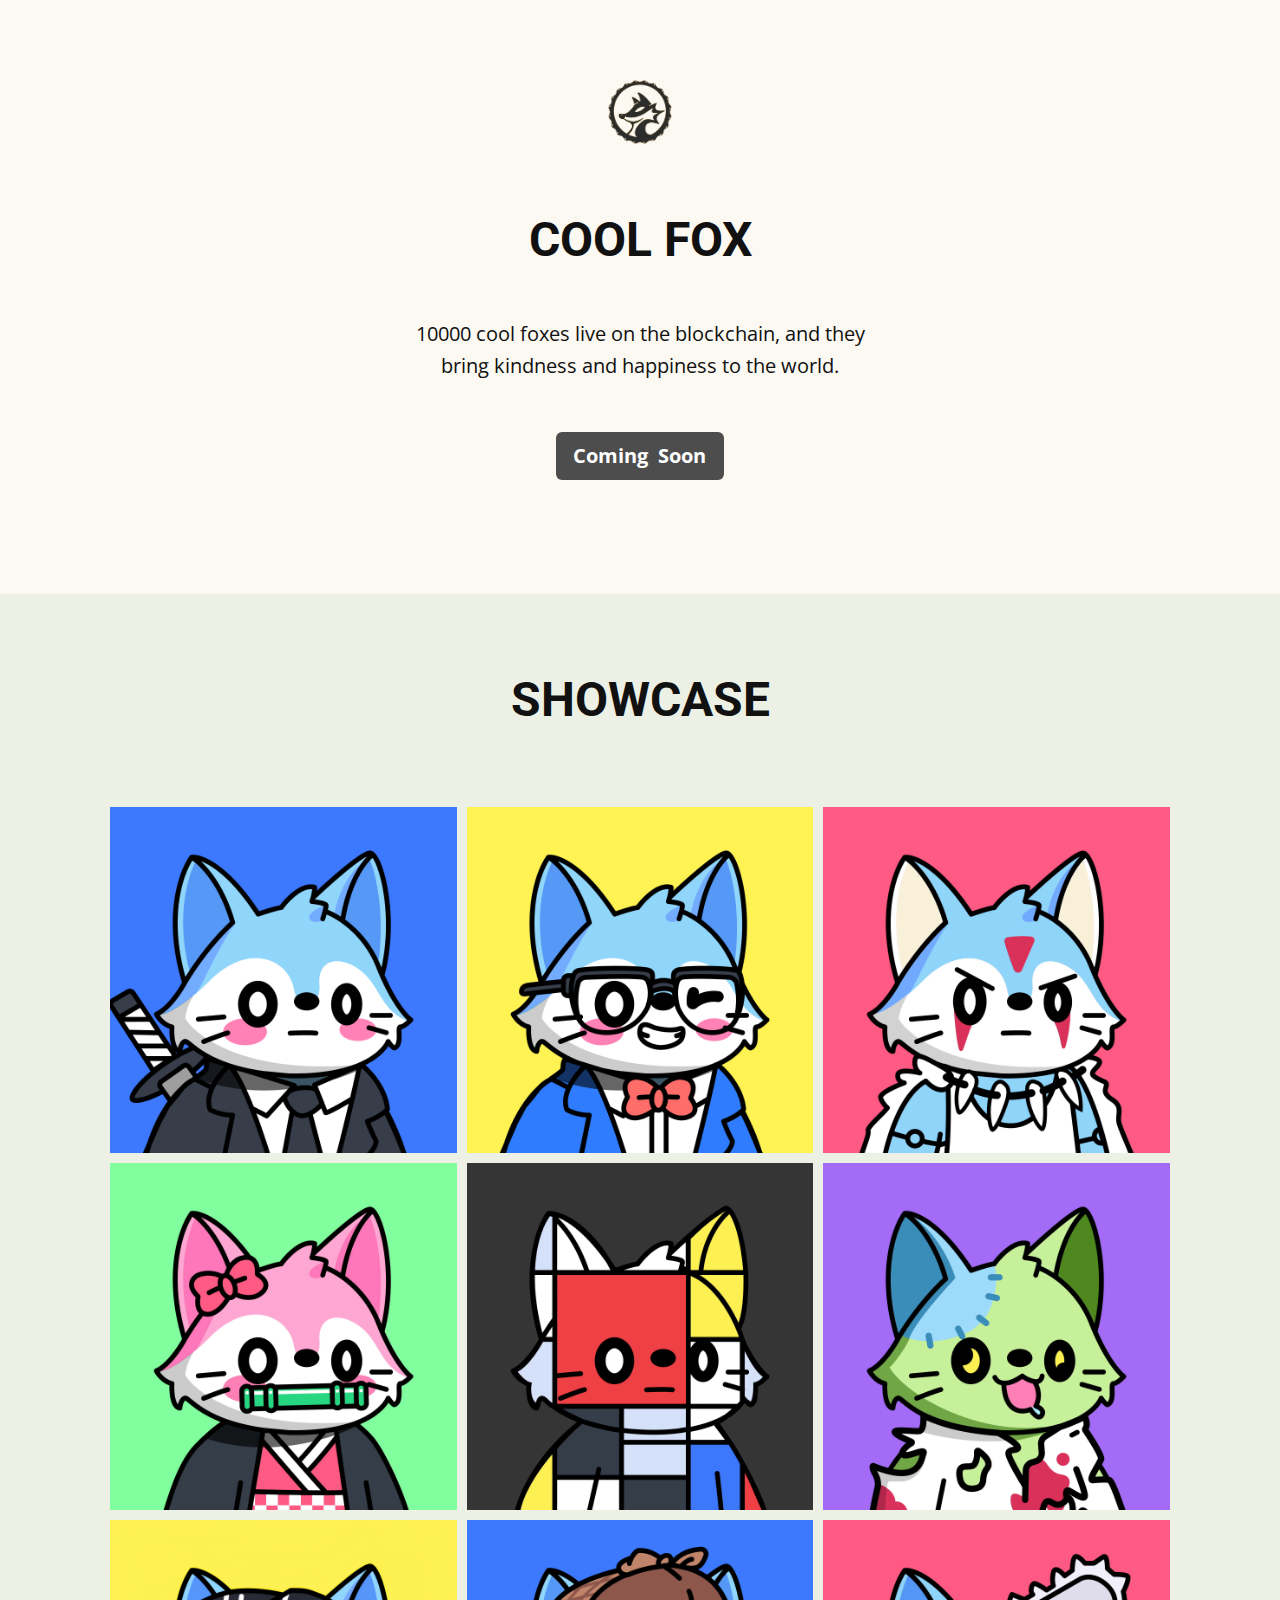
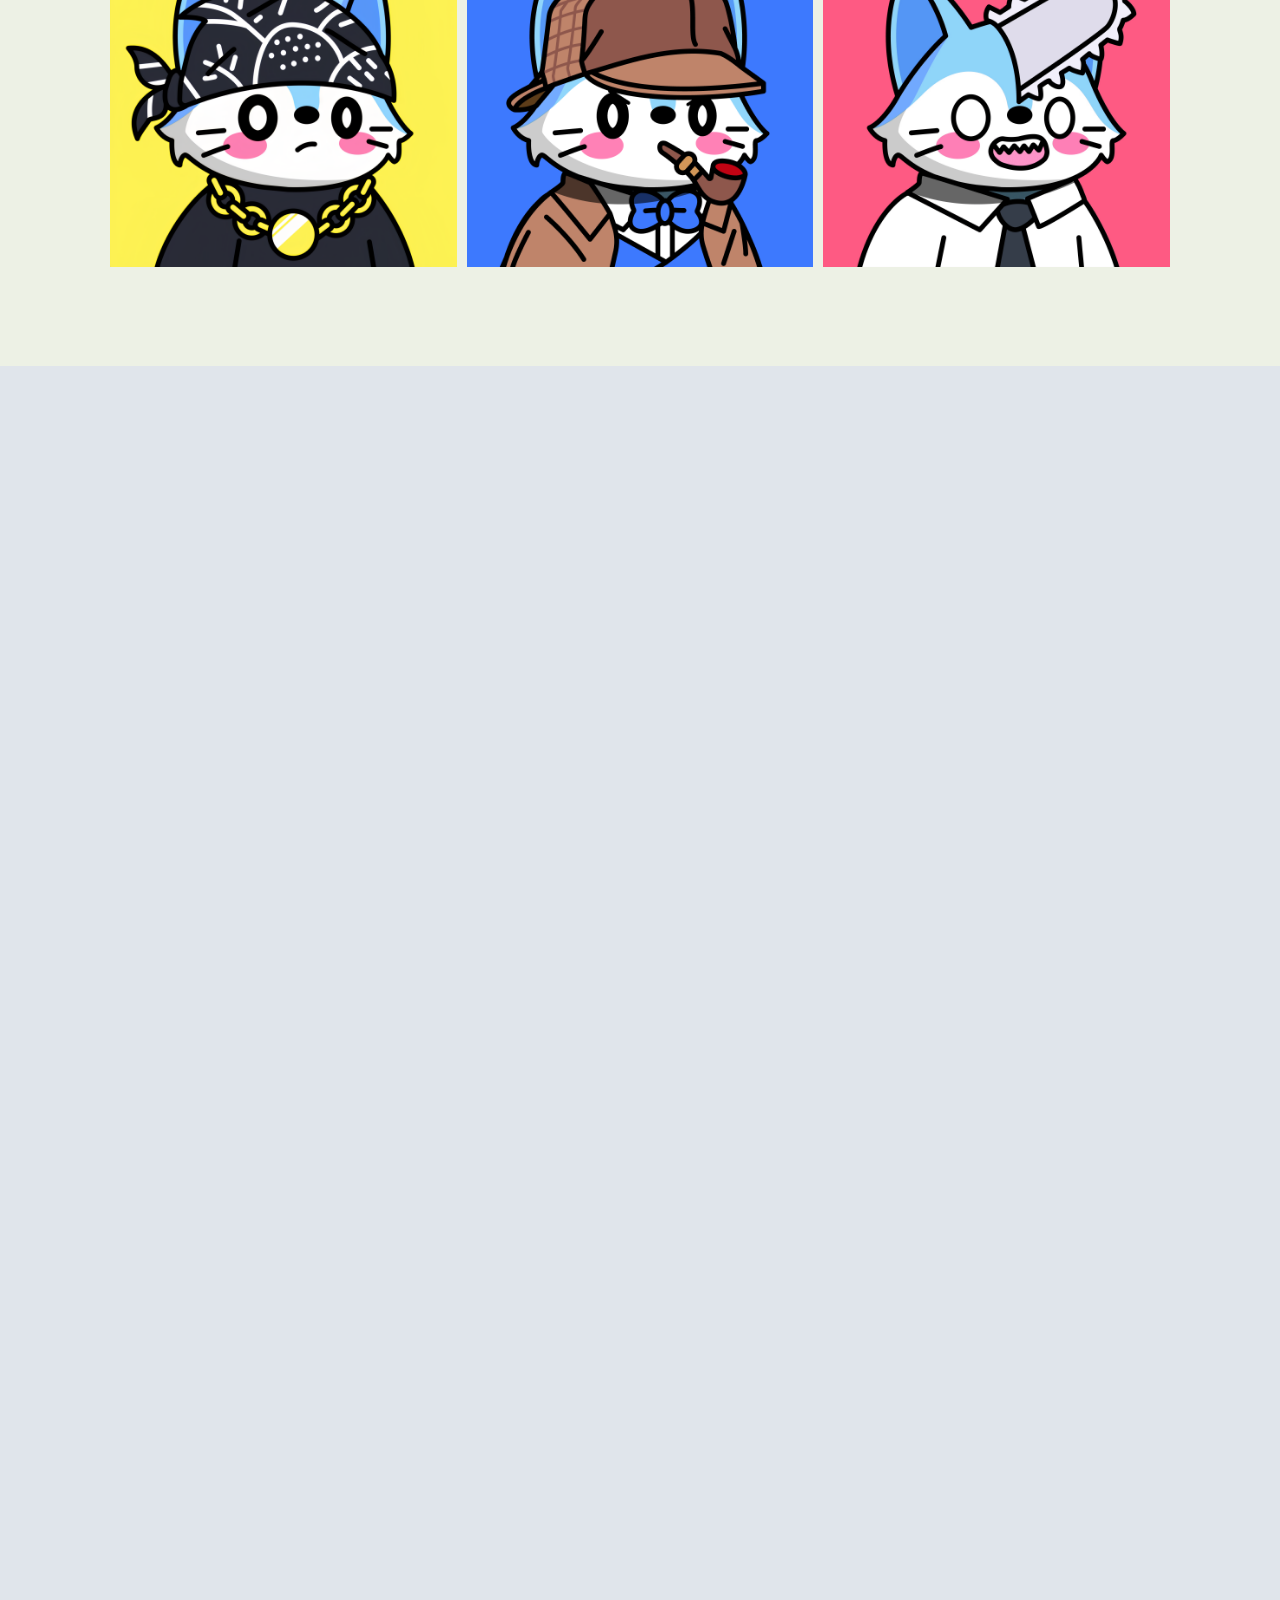
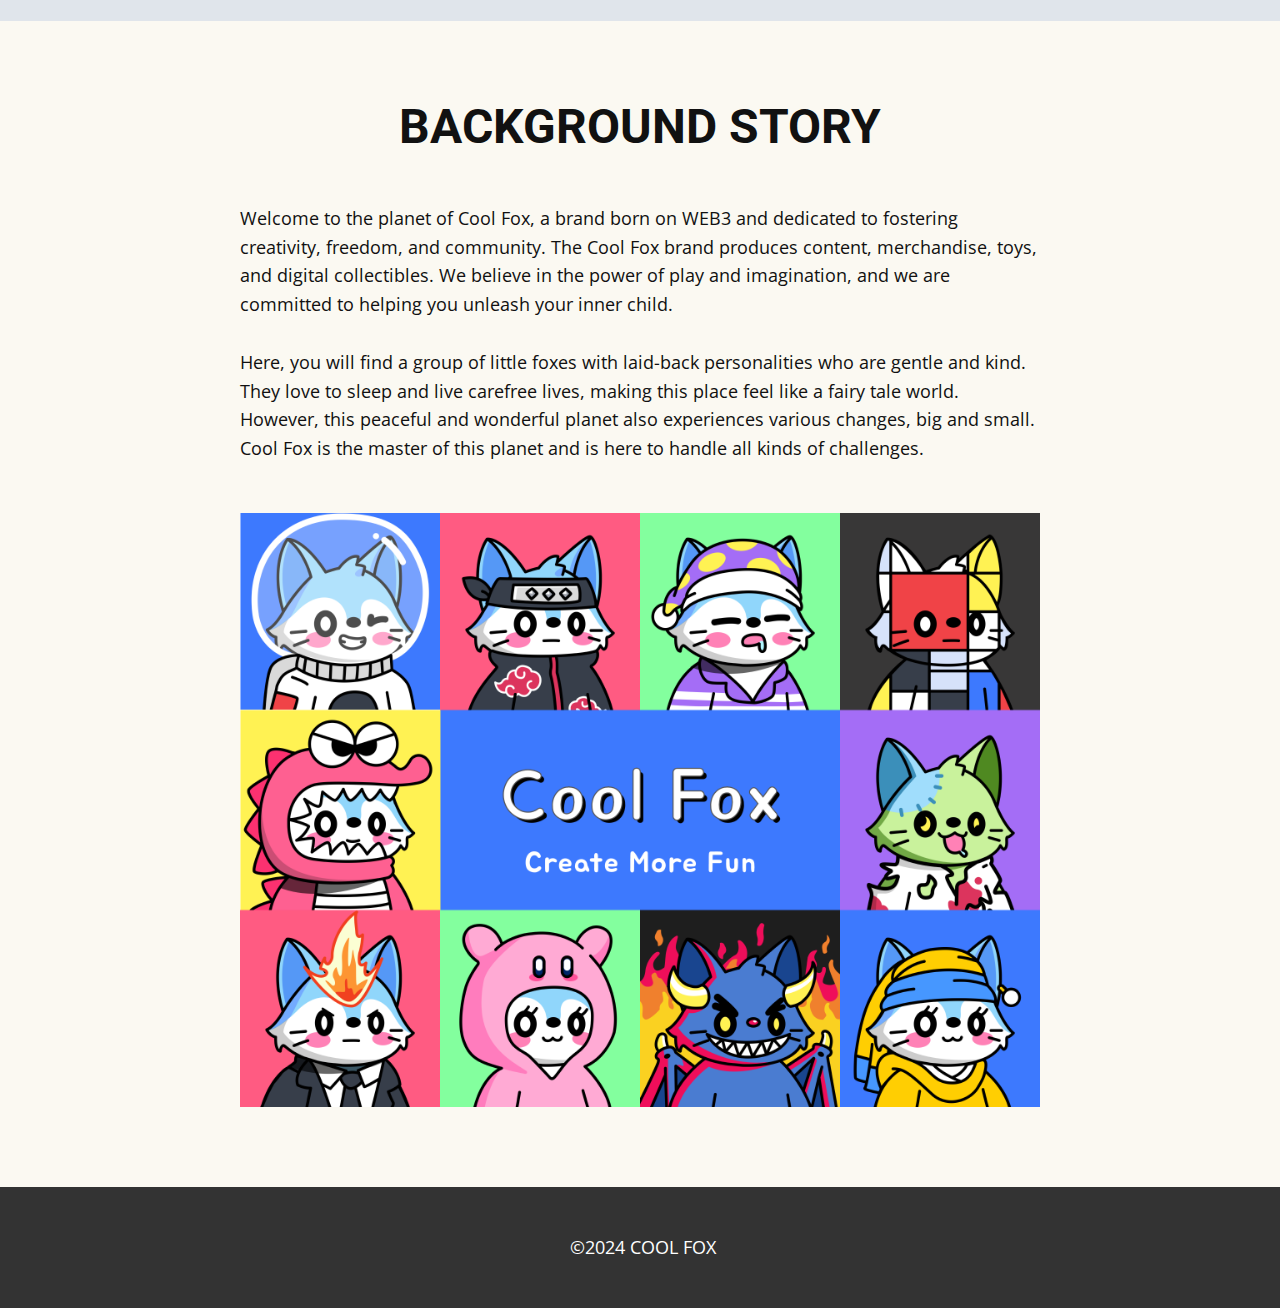
<file: index.html>
<!DOCTYPE html>
<html style="font-size: 16px;" lang="en"><head>
    <meta name="viewport" content="width=device-width, initial-scale=1.0">
    <meta charset="utf-8">
    <meta name="keywords" content="Cool Fox, nft, ton, ton nft">
    <meta name="description" content="CoolFox is a collection of 10,000 delightfully cute foxes. Spreading joy through community, creativity, and fun art! By artist &amp; founder Dafu.">
    <title>Cool Fox</title>
    <link rel="stylesheet" href="nicepage.css" media="screen">
<link rel="stylesheet" href="Cool-Fox.css" media="screen">
    <script class="u-script" type="text/javascript" src="jquery.js" defer=""></script>
    <script class="u-script" type="text/javascript" src="nicepage.js" defer=""></script>
    <meta name="generator" content="Nicepage 6.10.5, nicepage.com">
    <meta property="og:title" content="Cool Fox">
    <meta property="og:description" content="CoolFox is a collection of 10,000 delightfully cute foxes. Spreading joy through community, creativity, and fun art! By artist &amp; founder Dafu.">
    <meta property="og:image" content="images/7d34f7f1-ef9d-44a4-a8ed-9dc2564cb1c1_.png">
    <link rel="icon" href="images/favicon.png">
    <link id="u-theme-google-font" rel="stylesheet" href="https://fonts.googleapis.com/css?family=Roboto:100,100i,300,300i,400,400i,500,500i,700,700i,900,900i|Open+Sans:300,300i,400,400i,500,500i,600,600i,700,700i,800,800i">
    
    
    
    
    
    
    <script type="application/ld+json">{
		"@context": "http://schema.org",
		"@type": "Organization",
		"name": "Cool Fox",
		"logo": "images/14__.png",
		"sameAs": [
				"https://x.com/coolfoxnft",
				"https://t.me/coolfoxnft",
				"mailto:dafuziben@gmail.com"
		]
}</script>
    <meta name="theme-color" content="#478ac9">
    <meta property="og:type" content="website">
  <meta data-intl-tel-input-cdn-path="intlTelInput/"></head>
  <body data-home-page="Cool-Fox.html" data-home-page-title="Cool Fox" data-path-to-root="./" data-include-products="false" class="u-body u-xl-mode" data-lang="en"><header class="u-clearfix u-custom-color-1 u-header u-header" id="sec-534e"><div class="u-clearfix u-sheet u-sheet-1">
        <a href="#" class="u-image u-logo u-image-1" data-image-width="297" data-image-height="295">
          <img src="images/14__.png" class="u-logo-image u-logo-image-1">
        </a>
        <nav class="u-align-left u-font-size-14 u-hidden-lg u-hidden-sm u-hidden-xl u-menu u-menu-hamburger u-nav-spacing-25 u-offcanvas u-menu-1" data-responsive-from="XL">
          <div class="menu-collapse">
            <a class="u-button-style u-nav-link" href="#" style="padding: 4px 0px; font-size: calc(1em + 8px);">
              <svg class="u-svg-link" preserveAspectRatio="xMidYMin slice" viewBox="0 0 302 302" style=""><use xmlns:xlink="http://www.w3.org/1999/xlink" xlink:href="#svg-7b92"></use></svg>
              <svg xmlns="http://www.w3.org/2000/svg" xmlns:xlink="http://www.w3.org/1999/xlink" version="1.1" id="svg-7b92" x="0px" y="0px" viewBox="0 0 302 302" style="enable-background:new 0 0 302 302;" xml:space="preserve" class="u-svg-content"><g><rect y="36" width="302" height="30"></rect><rect y="236" width="302" height="30"></rect><rect y="136" width="302" height="30"></rect>
</g><g></g><g></g><g></g><g></g><g></g><g></g><g></g><g></g><g></g><g></g><g></g><g></g><g></g><g></g><g></g></svg>
            </a>
          </div>
          <div class="u-custom-menu u-nav-container">
            <ul class="u-nav u-unstyled u-nav-1"><li class="u-nav-item"><a class="u-button-style u-nav-link" href="https://x.com/coolfoxnft" target="_blank">Twitter</a>
</li><li class="u-nav-item"><a class="u-button-style u-nav-link" href="https://t.me/coolfoxnft" target="_blank">Telegram</a>
</li></ul>
          </div>
          <div class="u-custom-menu u-nav-container-collapse">
            <div class="u-align-center u-black u-container-style u-inner-container-layout u-opacity u-opacity-95 u-sidenav">
              <div class="u-inner-container-layout u-sidenav-overflow">
                <div class="u-menu-close"></div>
                <ul class="u-align-center u-nav u-popupmenu-items u-unstyled u-nav-2"><li class="u-nav-item"><a class="u-button-style u-nav-link" href="https://x.com/coolfoxnft" target="_blank">Twitter</a>
</li><li class="u-nav-item"><a class="u-button-style u-nav-link" href="https://t.me/coolfoxnft" target="_blank">Telegram</a>
</li></ul>
              </div>
            </div>
            <div class="u-black u-menu-overlay u-opacity u-opacity-70"></div>
          </div>
        </nav>
      </div></header>
    <section class="u-clearfix u-custom-color-1 u-section-1" id="sec-31fc">
      <div class="u-clearfix u-sheet u-valign-top-xs u-sheet-1">
        <h2 class="u-text u-text-default u-text-1">COOL FOX<br>
        </h2>
        <p class="u-align-center u-text u-text-2"> 10000 cool foxes live on the blockchain, and they bring kindness and happiness to the world.</p>
        <a href="#" class="u-border-none u-btn u-btn-round u-button-style u-grey-70 u-hidden-xs u-hover-grey-60 u-radius u-btn-1">Coming&nbsp; Soon </a>
      </div>
    </section>
    <section class="u-clearfix u-custom-color-2 u-section-2" id="carousel_091a">
      <div class="u-clearfix u-sheet u-sheet-1">
        <h2 class="u-text u-text-default u-text-1"> SHOWCASE<span style="font-weight: 700;"></span>
        </h2>
        <div class="custom-expanded u-gallery u-layout-grid u-lightbox u-no-transition u-show-text-none u-gallery-1">
          <div class="u-gallery-inner u-gallery-inner-1">
            <div class="u-effect-hover-zoom u-gallery-item">
              <div class="u-back-slide" data-image-width="800" data-image-height="800">
                <img class="u-back-image u-expanded" src="images/2542444e6_.png">
              </div>
              <div class="u-over-slide u-shading u-over-slide-1"></div>
            </div>
            <div class="u-effect-hover-zoom u-gallery-item">
              <div class="u-back-slide" data-image-width="800" data-image-height="800">
                <img class="u-back-image u-expanded" src="images/f2e3fdd8-93b0-464f-8407-c91fe1990c97_.png">
              </div>
              <div class="u-over-slide u-shading u-over-slide-2"></div>
            </div>
            <div class="u-effect-hover-zoom u-gallery-item">
              <div class="u-back-slide" data-image-width="1600" data-image-height="1600">
                <img class="u-back-image u-expanded" src="images/84.png">
              </div>
              <div class="u-over-slide u-shading u-over-slide-3"></div>
            </div>
            <div class="u-effect-hover-zoom u-gallery-item">
              <div class="u-back-slide" data-image-width="1600" data-image-height="1600">
                <img class="u-back-image u-expanded" src="images/102.png">
              </div>
              <div class="u-over-slide u-shading u-over-slide-4"></div>
            </div>
            <div class="u-effect-hover-zoom u-gallery-item">
              <div class="u-back-slide" data-image-width="1600" data-image-height="1600">
                <img class="u-back-image u-expanded" src="images/61.png">
              </div>
              <div class="u-over-slide u-shading u-over-slide-5"></div>
            </div>
            <div class="u-effect-hover-zoom u-gallery-item">
              <div class="u-back-slide" data-image-width="1600" data-image-height="1600">
                <img class="u-back-image u-expanded" src="images/37.png">
              </div>
              <div class="u-over-slide u-shading u-over-slide-6"></div>
            </div>
            <div class="u-effect-hover-zoom u-gallery-item">
              <div class="u-back-slide" data-image-width="1600" data-image-height="1600">
                <img class="u-back-image u-expanded" src="images/3.png">
              </div>
              <div class="u-over-slide u-shading u-over-slide-7"></div>
            </div>
            <div class="u-effect-hover-zoom u-gallery-item u-gallery-item-8">
              <div class="u-back-slide" data-image-width="800" data-image-height="800">
                <img class="u-back-image u-expanded" src="images/3123dsadsa5ab3_.png">
              </div>
              <div class="u-over-slide u-shading u-over-slide-8"></div>
            </div>
            <div class="u-effect-hover-zoom u-gallery-item u-gallery-item-9">
              <div class="u-back-slide" data-image-width="1600" data-image-height="1600">
                <img class="u-back-image u-expanded" src="images/138.png">
              </div>
              <div class="u-over-slide u-shading u-over-slide-9"></div>
            </div>
          </div>
        </div>
      </div>
    </section>
    <section class="u-align-center u-clearfix u-container-align-center-lg u-container-align-center-md u-container-align-center-xl u-palette-5-light-2 u-section-3" id="carousel_710e">
      <div class="u-clearfix u-sheet u-valign-middle u-sheet-1">
        <h2 class="u-align-center u-text u-text-default u-text-1" data-animation-name="customAnimationIn" data-animation-duration="1500">ROADMAP</h2>
        <div class="custom-expanded u-list u-list-1">
          <div class="u-repeater u-repeater-1">
            <div class="u-align-left u-container-style u-list-item u-repeater-item u-shape-rectangle u-list-item-1" data-animation-direction="Up" data-animation-name="customAnimationIn" data-animation-duration="1500" data-animation-delay="500">
              <div class="u-container-layout u-similar-container u-container-layout-1">
                <h3 class="u-align-left u-custom-font u-text u-text-font u-text-palette-1-base u-text-2">01</h3>
                <h3 class="u-align-left u-text u-text-3"> Base</h3>
                <p class="u-align-left u-text u-text-4"> Designing and generating the collection. Building a website.<br>
                </p>
              </div>
            </div>
            <div class="u-align-left u-container-style u-list-item u-repeater-item u-shape-rectangle u-list-item-2" data-animation-name="customAnimationIn" data-animation-duration="1500" data-animation-delay="500">
              <div class="u-container-layout u-similar-container u-container-layout-2">
                <h3 class="u-align-left u-custom-font u-text u-text-font u-text-palette-1-base u-text-5">02</h3>
                <h3 class="u-align-left u-text u-text-6"> Marketing</h3>
                <p class="u-align-left u-text u-text-7"> Develop marketing plans to communicate our culture to society and the media.</p>
              </div>
            </div>
            <div class="u-align-left u-container-style u-list-item u-repeater-item u-shape-rectangle u-list-item-3" data-animation-direction="Up" data-animation-name="customAnimationIn" data-animation-duration="1500" data-animation-delay="750">
              <div class="u-container-layout u-similar-container u-container-layout-3">
                <h3 class="u-align-left u-custom-font u-text u-text-font u-text-palette-1-base u-text-8">03</h3>
                <h3 class="u-align-left u-text u-text-9"> Community </h3>
                <p class="u-align-left u-text u-text-10"> Building a community, with a whitelist for early adventurers.</p>
              </div>
            </div>
            <div class="u-align-left u-container-style u-list-item u-repeater-item u-shape-rectangle u-list-item-4" data-animation-direction="Up" data-animation-name="customAnimationIn" data-animation-duration="1500" data-animation-delay="750">
              <div class="u-container-layout u-similar-container u-container-layout-4">
                <h3 class="u-align-left u-custom-font u-text u-text-font u-text-palette-1-base u-text-11">04</h3>
                <h3 class="u-align-left u-text u-text-12"> Market</h3>
                <p class="u-align-left u-text u-text-13"> List our NFTs on the market place and get public recognition.</p>
              </div>
            </div>
            <div class="u-align-left u-container-style u-list-item u-repeater-item u-shape-rectangle u-list-item-5" data-animation-direction="Up" data-animation-name="customAnimationIn" data-animation-duration="1500" data-animation-delay="750">
              <div class="u-container-layout u-similar-container u-container-layout-5">
                <h3 class="u-align-left u-custom-font u-text u-text-font u-text-palette-1-base u-text-14">05</h3>
                <h3 class="u-align-left u-text u-text-15">Airdrop</h3>
                <p class="u-align-left u-text u-text-16"> Create tokens and conduct airdrops to NFT holders.</p>
              </div>
            </div>
            <div class="u-align-left u-container-style u-list-item u-repeater-item u-shape-rectangle u-list-item-6" data-animation-direction="Up" data-animation-name="customAnimationIn" data-animation-duration="1500" data-animation-delay="750">
              <div class="u-container-layout u-similar-container u-container-layout-6">
                <h3 class="u-align-left u-custom-font u-text u-text-font u-text-palette-1-base u-text-17">06</h3>
                <h3 class="u-align-left u-text u-text-18">Store</h3>
                <p class="u-align-left u-text u-text-19"> Create an nft themed peripheral store.</p>
              </div>
            </div>
          </div>
        </div>
      </div>
    </section>
    <section class="u-clearfix u-custom-color-1 u-section-4" id="sec-f4cb">
      <div class="u-clearfix u-sheet u-sheet-1">
        <h2 class="u-text u-text-default u-text-1"> BACKGROUND STORY</h2>
        <p class="u-text u-text-2"> Welcome to the ​planet of Cool Fox, a brand born on WEB3 and dedicated to fostering creativity, freedom, and community. The Cool Fox brand produces content, merchandise, toys, and digital collectibles. We believe in the power of play and imagination, and we are committed to helping you unleash your inner child. <br>
          <br>Here, you will find a group of little foxes with laid-back personalities who are gentle and kind. They love to sleep and live carefree lives, making this place feel like a fairy tale world. However, this peaceful and wonderful planet also experiences various changes, big and small. Cool Fox is the master of this planet and is here to handle all kinds of challenges.
        </p>
        <img class="u-image u-image-default u-image-1" src="images/14141414.png" alt="" data-image-width="1920" data-image-height="1440">
      </div>
    </section>
    
    
    
    <footer class="u-align-center u-clearfix u-footer u-grey-80 u-footer" id="sec-023a"><div class="u-clearfix u-sheet u-sheet-1">
        <p class="u-small-text u-text u-text-variant u-text-1">&nbsp;©2024 COOL FOX</p>
        <div class="u-social-icons u-spacing-10 u-social-icons-1">
        </div>
      </div></footer>

  
</body></html>
</file>
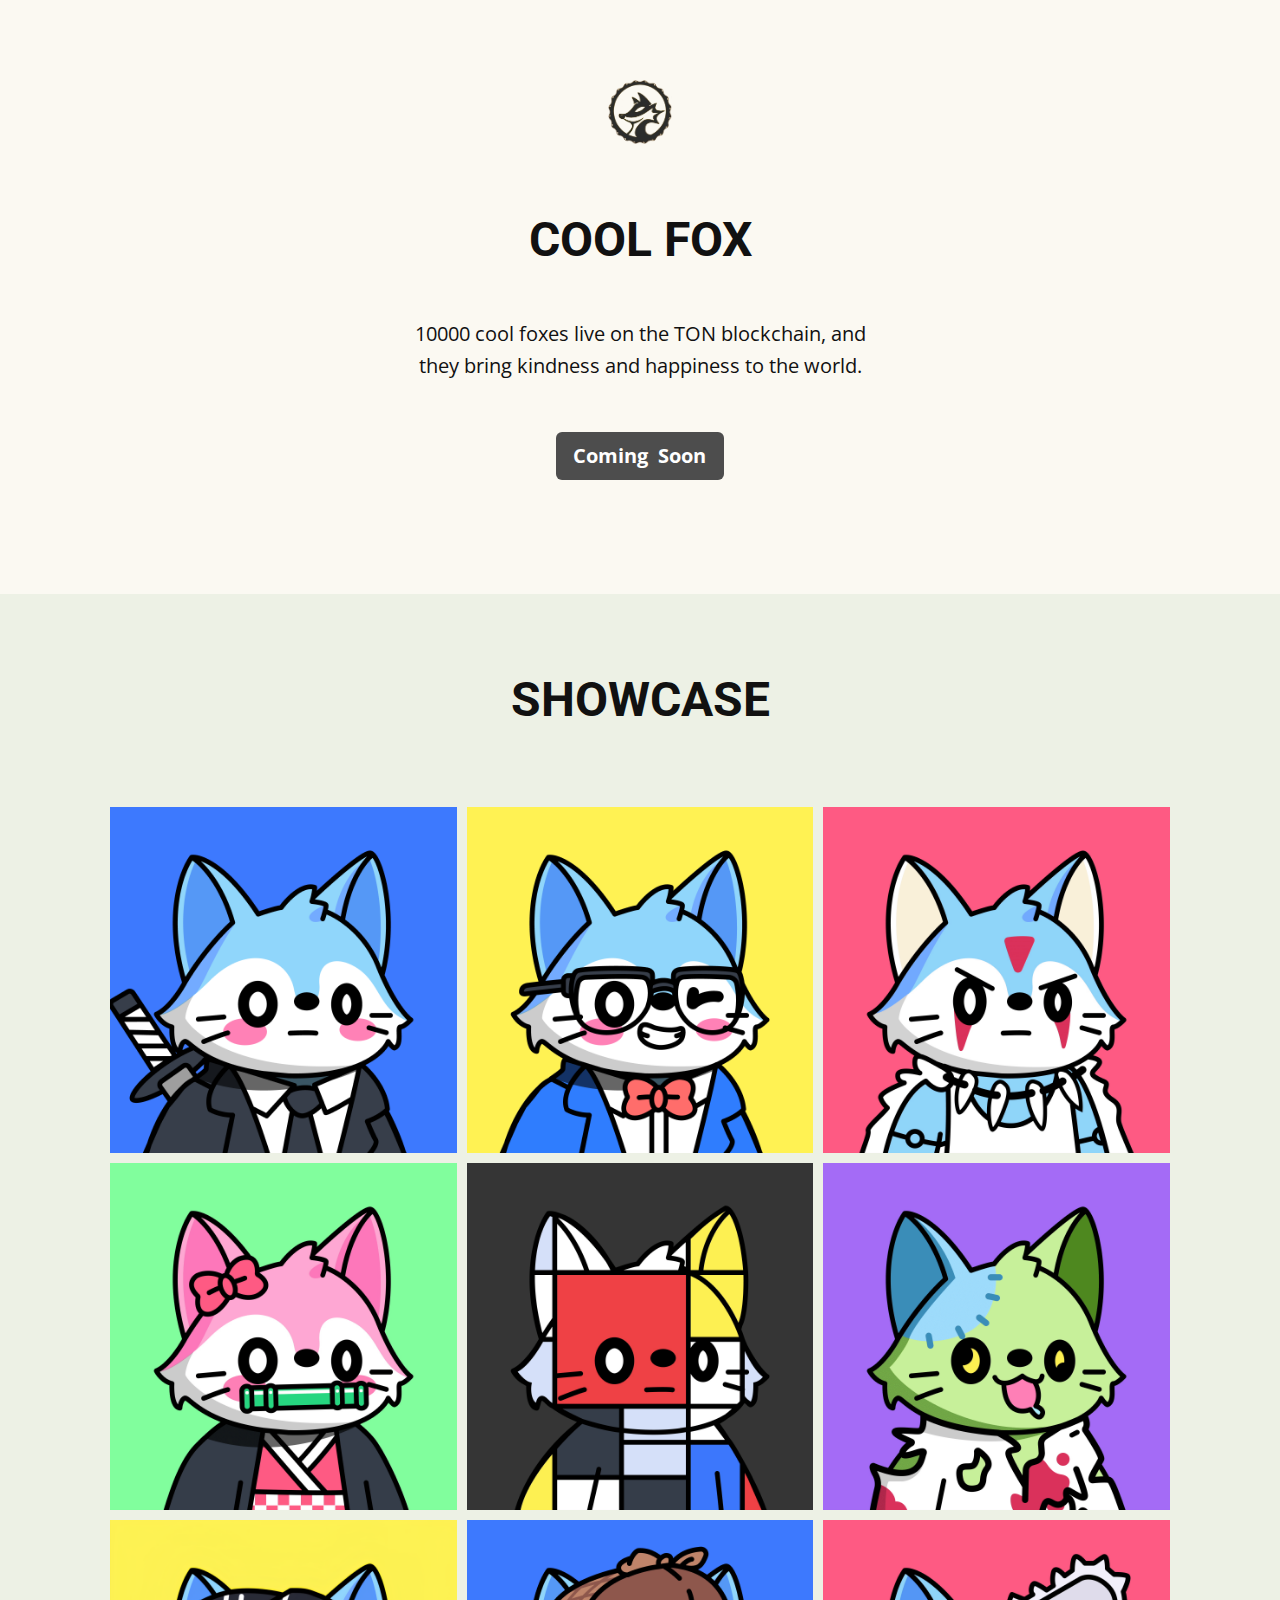
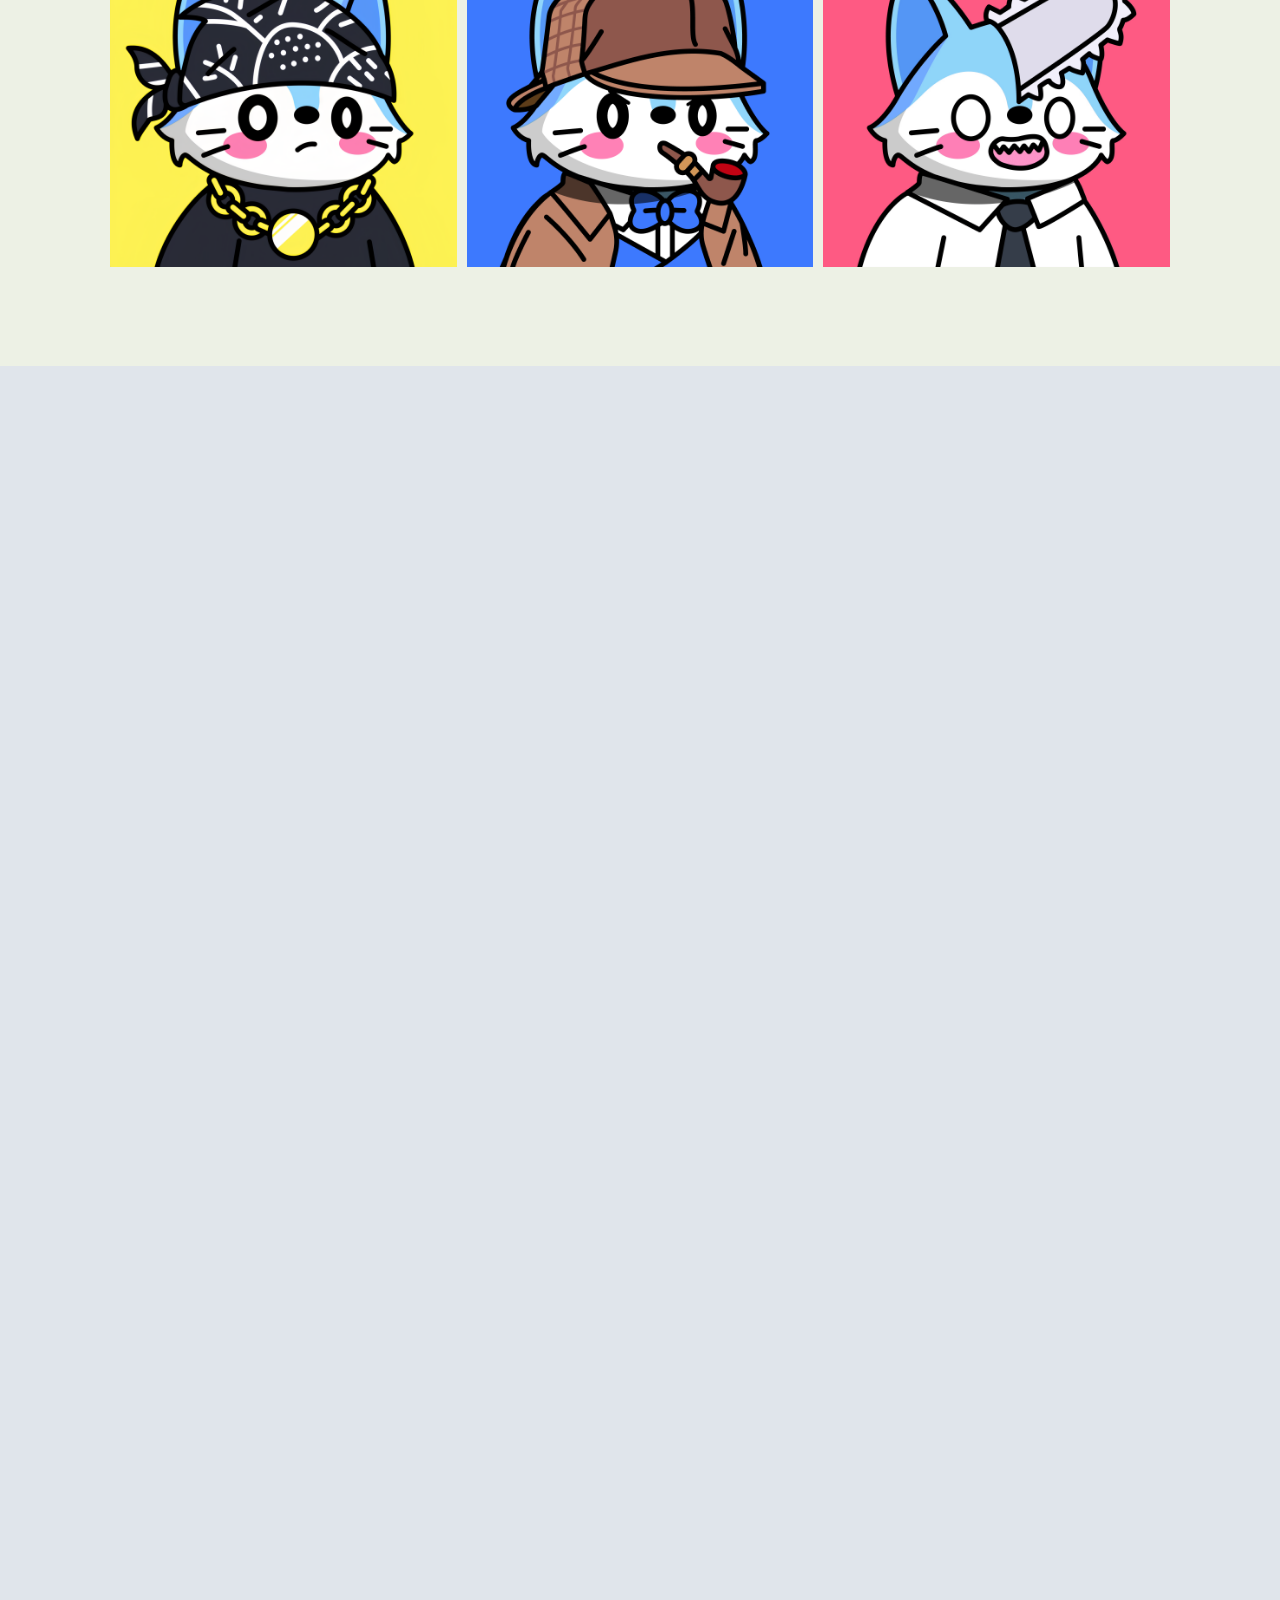
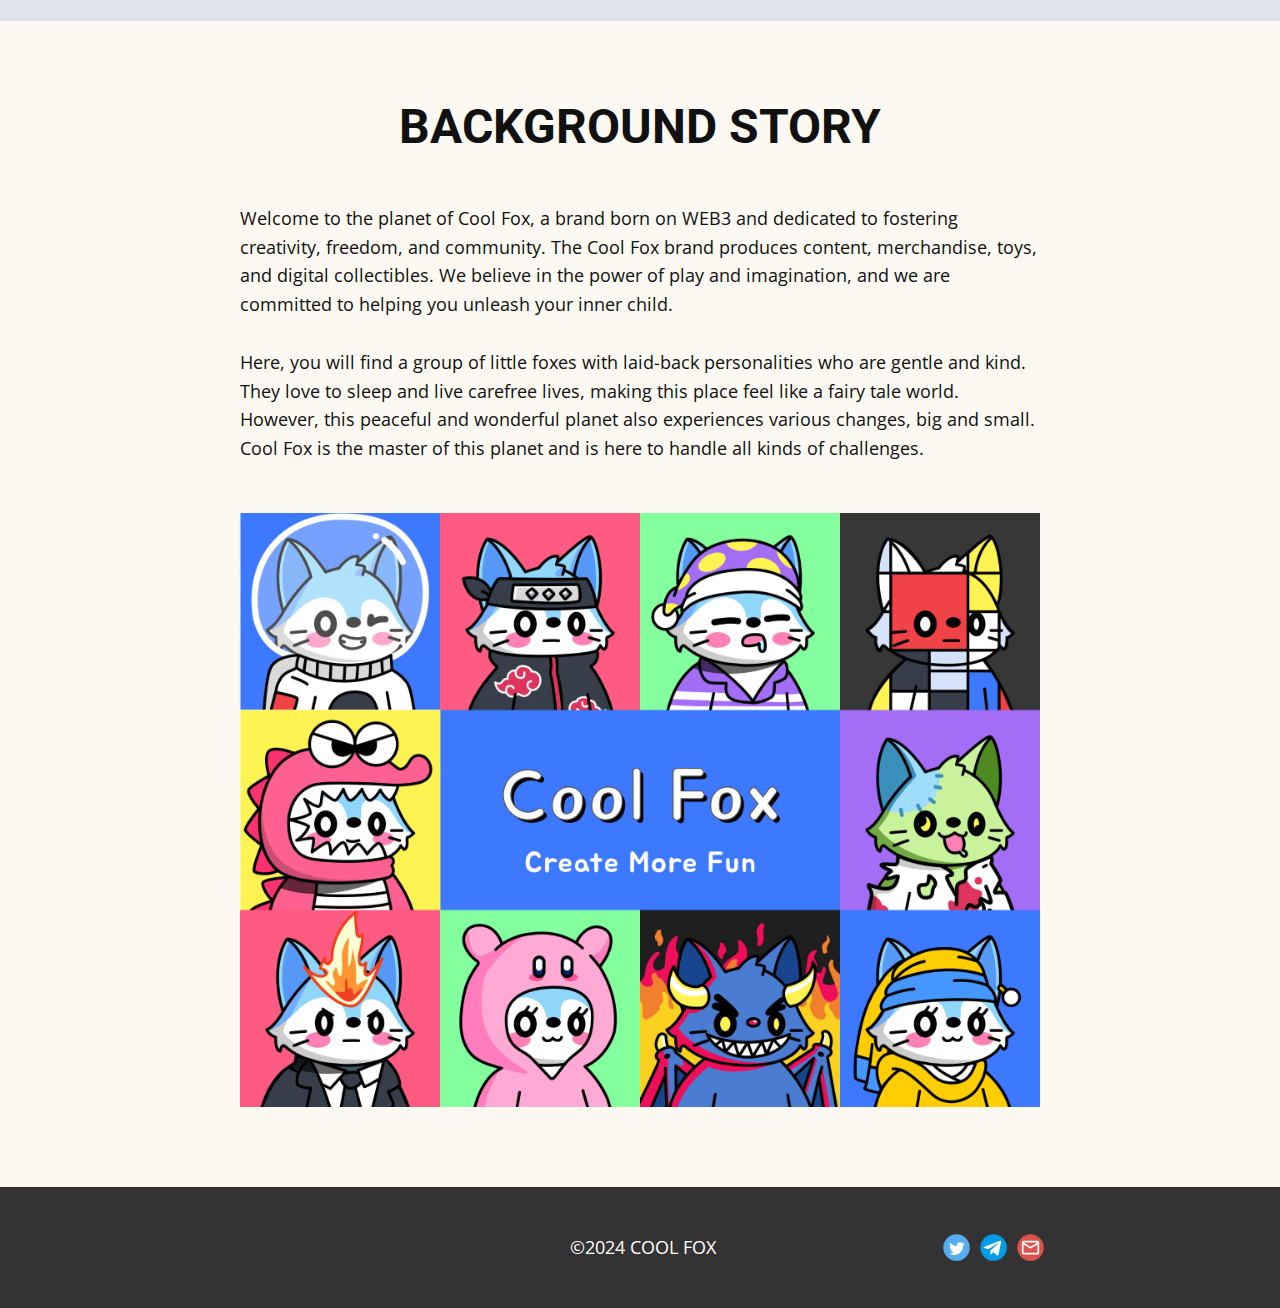
<file: Cool-Fox.html>
<!DOCTYPE html>
<html style="font-size: 16px;" lang="en"><head>
    <meta name="viewport" content="width=device-width, initial-scale=1.0">
    <meta charset="utf-8">
    <meta name="keywords" content="Cool Fox, nft, ton, ton nft">
    <meta name="description" content="CoolFox is a collection of 10,000 delightfully cute foxes. Spreading joy through community, creativity, and fun art! By artist &amp; founder Dafu.">
    <title>Cool Fox</title>
    <link rel="stylesheet" href="nicepage.css" media="screen">
<link rel="stylesheet" href="Cool-Fox.css" media="screen">
    <script class="u-script" type="text/javascript" src="jquery.js" defer=""></script>
    <script class="u-script" type="text/javascript" src="nicepage.js" defer=""></script>
    <meta name="generator" content="Nicepage 6.10.5, nicepage.com">
    <meta property="og:title" content="Cool Fox">
    <meta property="og:description" content="CoolFox is a collection of 10,000 delightfully cute foxes. Spreading joy through community, creativity, and fun art! By artist &amp; founder Dafu.">
    <meta property="og:image" content="images/7d34f7f1-ef9d-44a4-a8ed-9dc2564cb1c1_.png">
    <link rel="icon" href="images/favicon.png">
    <link id="u-theme-google-font" rel="stylesheet" href="https://fonts.googleapis.com/css?family=Roboto:100,100i,300,300i,400,400i,500,500i,700,700i,900,900i|Open+Sans:300,300i,400,400i,500,500i,600,600i,700,700i,800,800i">
    
    
    
    
    
    
    <script type="application/ld+json">{
		"@context": "http://schema.org",
		"@type": "Organization",
		"name": "Cool Fox",
		"logo": "images/14__.png",
		"sameAs": [
				"https://x.com/coolfoxnft",
				"https://t.me/coolfoxnft",
				"mailto:dafuziben@gmail.com"
		]
}</script>
    <meta name="theme-color" content="#478ac9">
    <meta property="og:type" content="website">
  <meta data-intl-tel-input-cdn-path="intlTelInput/"></head>
  <body data-path-to-root="./" data-include-products="false" class="u-body u-xl-mode" data-lang="en"><header class="u-clearfix u-custom-color-1 u-header u-header" id="sec-534e"><div class="u-clearfix u-sheet u-sheet-1">
        <a href="#" class="u-image u-logo u-image-1" data-image-width="297" data-image-height="295">
          <img src="images/14__.png" class="u-logo-image u-logo-image-1">
        </a>
        <nav class="u-align-left u-font-size-14 u-hidden-lg u-hidden-sm u-hidden-xl u-menu u-menu-hamburger u-nav-spacing-25 u-offcanvas u-menu-1" data-responsive-from="XL">
          <div class="menu-collapse">
            <a class="u-button-style u-nav-link" href="#" style="padding: 4px 0px; font-size: calc(1em + 8px);">
              <svg class="u-svg-link" preserveAspectRatio="xMidYMin slice" viewBox="0 0 302 302" style=""><use xmlns:xlink="http://www.w3.org/1999/xlink" xlink:href="#svg-7b92"></use></svg>
              <svg xmlns="http://www.w3.org/2000/svg" xmlns:xlink="http://www.w3.org/1999/xlink" version="1.1" id="svg-7b92" x="0px" y="0px" viewBox="0 0 302 302" style="enable-background:new 0 0 302 302;" xml:space="preserve" class="u-svg-content"><g><rect y="36" width="302" height="30"></rect><rect y="236" width="302" height="30"></rect><rect y="136" width="302" height="30"></rect>
</g><g></g><g></g><g></g><g></g><g></g><g></g><g></g><g></g><g></g><g></g><g></g><g></g><g></g><g></g><g></g></svg>
            </a>
          </div>
          <div class="u-custom-menu u-nav-container">
            <ul class="u-nav u-unstyled u-nav-1"><li class="u-nav-item"><a class="u-button-style u-nav-link" href="https://x.com/coolfoxnft" target="_blank">Twitter</a>
</li><li class="u-nav-item"><a class="u-button-style u-nav-link" href="https://t.me/coolfoxnft" target="_blank">Telegram</a>
</li></ul>
          </div>
          <div class="u-custom-menu u-nav-container-collapse">
            <div class="u-align-center u-black u-container-style u-inner-container-layout u-opacity u-opacity-95 u-sidenav">
              <div class="u-inner-container-layout u-sidenav-overflow">
                <div class="u-menu-close"></div>
                <ul class="u-align-center u-nav u-popupmenu-items u-unstyled u-nav-2"><li class="u-nav-item"><a class="u-button-style u-nav-link" href="https://x.com/coolfoxnft" target="_blank">Twitter</a>
</li><li class="u-nav-item"><a class="u-button-style u-nav-link" href="https://t.me/coolfoxnft" target="_blank">Telegram</a>
</li></ul>
              </div>
            </div>
            <div class="u-black u-menu-overlay u-opacity u-opacity-70"></div>
          </div>
        </nav>
      </div></header>
    <section class="u-clearfix u-custom-color-1 u-section-1" id="sec-31fc">
      <div class="u-clearfix u-sheet u-valign-top-xs u-sheet-1">
        <h2 class="u-text u-text-default u-text-1">COOL FOX<br>
        </h2>
        <p class="u-align-center u-text u-text-2"> 10000 cool foxes live on the TON blockchain, and they bring kindness and happiness to the world.</p>
        <a href="#" class="u-border-none u-btn u-btn-round u-button-style u-grey-70 u-hidden-xs u-hover-grey-60 u-radius u-btn-1">Coming&nbsp; Soon </a>
      </div>
    </section>
    <section class="u-clearfix u-custom-color-2 u-section-2" id="carousel_091a">
      <div class="u-clearfix u-sheet u-sheet-1">
        <h2 class="u-text u-text-default u-text-1"> SHOWCASE<span style="font-weight: 700;"></span>
        </h2>
        <div class="custom-expanded u-gallery u-layout-grid u-lightbox u-no-transition u-show-text-none u-gallery-1">
          <div class="u-gallery-inner u-gallery-inner-1">
            <div class="u-effect-hover-zoom u-gallery-item">
              <div class="u-back-slide" data-image-width="800" data-image-height="800">
                <img class="u-back-image u-expanded" src="images/2542444e6_.png">
              </div>
              <div class="u-over-slide u-shading u-over-slide-1"></div>
            </div>
            <div class="u-effect-hover-zoom u-gallery-item">
              <div class="u-back-slide" data-image-width="800" data-image-height="800">
                <img class="u-back-image u-expanded" src="images/f2e3fdd8-93b0-464f-8407-c91fe1990c97_.png">
              </div>
              <div class="u-over-slide u-shading u-over-slide-2"></div>
            </div>
            <div class="u-effect-hover-zoom u-gallery-item">
              <div class="u-back-slide" data-image-width="1600" data-image-height="1600">
                <img class="u-back-image u-expanded" src="images/84.png">
              </div>
              <div class="u-over-slide u-shading u-over-slide-3"></div>
            </div>
            <div class="u-effect-hover-zoom u-gallery-item">
              <div class="u-back-slide" data-image-width="1600" data-image-height="1600">
                <img class="u-back-image u-expanded" src="images/102.png">
              </div>
              <div class="u-over-slide u-shading u-over-slide-4"></div>
            </div>
            <div class="u-effect-hover-zoom u-gallery-item">
              <div class="u-back-slide" data-image-width="1600" data-image-height="1600">
                <img class="u-back-image u-expanded" src="images/61.png">
              </div>
              <div class="u-over-slide u-shading u-over-slide-5"></div>
            </div>
            <div class="u-effect-hover-zoom u-gallery-item">
              <div class="u-back-slide" data-image-width="1600" data-image-height="1600">
                <img class="u-back-image u-expanded" src="images/37.png">
              </div>
              <div class="u-over-slide u-shading u-over-slide-6"></div>
            </div>
            <div class="u-effect-hover-zoom u-gallery-item">
              <div class="u-back-slide" data-image-width="1600" data-image-height="1600">
                <img class="u-back-image u-expanded" src="images/3.png">
              </div>
              <div class="u-over-slide u-shading u-over-slide-7"></div>
            </div>
            <div class="u-effect-hover-zoom u-gallery-item u-gallery-item-8">
              <div class="u-back-slide" data-image-width="800" data-image-height="800">
                <img class="u-back-image u-expanded" src="images/3123dsadsa5ab3_.png">
              </div>
              <div class="u-over-slide u-shading u-over-slide-8"></div>
            </div>
            <div class="u-effect-hover-zoom u-gallery-item u-gallery-item-9">
              <div class="u-back-slide" data-image-width="1600" data-image-height="1600">
                <img class="u-back-image u-expanded" src="images/138.png">
              </div>
              <div class="u-over-slide u-shading u-over-slide-9"></div>
            </div>
          </div>
        </div>
      </div>
    </section>
    <section class="u-align-center u-clearfix u-container-align-center-lg u-container-align-center-md u-container-align-center-xl u-palette-5-light-2 u-section-3" id="carousel_710e">
      <div class="u-clearfix u-sheet u-valign-middle u-sheet-1">
        <h2 class="u-align-center u-text u-text-default u-text-1" data-animation-name="customAnimationIn" data-animation-duration="1500">ROADMAP</h2>
        <div class="custom-expanded u-list u-list-1">
          <div class="u-repeater u-repeater-1">
            <div class="u-align-left u-container-style u-list-item u-repeater-item u-shape-rectangle u-list-item-1" data-animation-direction="Up" data-animation-name="customAnimationIn" data-animation-duration="1500" data-animation-delay="500">
              <div class="u-container-layout u-similar-container u-container-layout-1">
                <h3 class="u-align-left u-custom-font u-text u-text-font u-text-palette-1-base u-text-2">01</h3>
                <h3 class="u-align-left u-text u-text-3"> Base</h3>
                <p class="u-align-left u-text u-text-4"> Designing and generating the collection. Building a website.<br>
                </p>
              </div>
            </div>
            <div class="u-align-left u-container-style u-list-item u-repeater-item u-shape-rectangle u-list-item-2" data-animation-name="customAnimationIn" data-animation-duration="1500" data-animation-delay="500">
              <div class="u-container-layout u-similar-container u-container-layout-2">
                <h3 class="u-align-left u-custom-font u-text u-text-font u-text-palette-1-base u-text-5">02</h3>
                <h3 class="u-align-left u-text u-text-6"> Marketing</h3>
                <p class="u-align-left u-text u-text-7"> Develop marketing plans to communicate our culture to society and the media.</p>
              </div>
            </div>
            <div class="u-align-left u-container-style u-list-item u-repeater-item u-shape-rectangle u-list-item-3" data-animation-direction="Up" data-animation-name="customAnimationIn" data-animation-duration="1500" data-animation-delay="750">
              <div class="u-container-layout u-similar-container u-container-layout-3">
                <h3 class="u-align-left u-custom-font u-text u-text-font u-text-palette-1-base u-text-8">03</h3>
                <h3 class="u-align-left u-text u-text-9"> Community </h3>
                <p class="u-align-left u-text u-text-10"> Building a community, with a whitelist for early adventurers.</p>
              </div>
            </div>
            <div class="u-align-left u-container-style u-list-item u-repeater-item u-shape-rectangle u-list-item-4" data-animation-direction="Up" data-animation-name="customAnimationIn" data-animation-duration="1500" data-animation-delay="750">
              <div class="u-container-layout u-similar-container u-container-layout-4">
                <h3 class="u-align-left u-custom-font u-text u-text-font u-text-palette-1-base u-text-11">04</h3>
                <h3 class="u-align-left u-text u-text-12"> Market</h3>
                <p class="u-align-left u-text u-text-13"> List our NFTs on the market place and get public recognition.</p>
              </div>
            </div>
            <div class="u-align-left u-container-style u-list-item u-repeater-item u-shape-rectangle u-list-item-5" data-animation-direction="Up" data-animation-name="customAnimationIn" data-animation-duration="1500" data-animation-delay="750">
              <div class="u-container-layout u-similar-container u-container-layout-5">
                <h3 class="u-align-left u-custom-font u-text u-text-font u-text-palette-1-base u-text-14">05</h3>
                <h3 class="u-align-left u-text u-text-15">Airdrop</h3>
                <p class="u-align-left u-text u-text-16"> Create tokens and conduct airdrops to NFT holders.</p>
              </div>
            </div>
            <div class="u-align-left u-container-style u-list-item u-repeater-item u-shape-rectangle u-list-item-6" data-animation-direction="Up" data-animation-name="customAnimationIn" data-animation-duration="1500" data-animation-delay="750">
              <div class="u-container-layout u-similar-container u-container-layout-6">
                <h3 class="u-align-left u-custom-font u-text u-text-font u-text-palette-1-base u-text-17">06</h3>
                <h3 class="u-align-left u-text u-text-18">Store</h3>
                <p class="u-align-left u-text u-text-19"> Create an nft themed peripheral store.</p>
              </div>
            </div>
          </div>
        </div>
      </div>
    </section>
    <section class="u-clearfix u-custom-color-1 u-section-4" id="sec-f4cb">
      <div class="u-clearfix u-sheet u-sheet-1">
        <h2 class="u-text u-text-default u-text-1"> BACKGROUND STORY</h2>
        <p class="u-text u-text-2"> Welcome to the ​planet of Cool Fox, a brand born on WEB3 and dedicated to fostering creativity, freedom, and community. The Cool Fox brand produces content, merchandise, toys, and digital collectibles. We believe in the power of play and imagination, and we are committed to helping you unleash your inner child. <br>
          <br>Here, you will find a group of little foxes with laid-back personalities who are gentle and kind. They love to sleep and live carefree lives, making this place feel like a fairy tale world. However, this peaceful and wonderful planet also experiences various changes, big and small. Cool Fox is the master of this planet and is here to handle all kinds of challenges.
        </p>
        <img class="u-image u-image-default u-image-1" src="images/14141414.png" alt="" data-image-width="1920" data-image-height="1440">
      </div>
    </section>
    
    
    
    <footer class="u-align-center u-clearfix u-footer u-grey-80 u-footer" id="sec-023a"><div class="u-clearfix u-sheet u-sheet-1">
        <p class="u-small-text u-text u-text-variant u-text-1">&nbsp;©2024 COOL FOX</p>
        <div class="u-social-icons u-spacing-10 u-social-icons-1">
          <a class="u-social-url" target="_blank" data-type="Twitter" title="twitter" href="https://x.com/coolfoxnft"><span class="u-icon u-social-icon u-social-twitter u-icon-1"><svg class="u-svg-link" preserveAspectRatio="xMidYMin slice" viewBox="0 0 112 112" style=""><use xlink:href="#svg-4160"></use></svg><svg class="u-svg-content" viewBox="0 0 112 112" x="0" y="0" id="svg-4160"><circle fill="currentColor" class="st0" cx="56.1" cy="56.1" r="55"></circle><path fill="#FFFFFF" d="M83.8,47.3c0,0.6,0,1.2,0,1.7c0,17.7-13.5,38.2-38.2,38.2C38,87.2,31,85,25,81.2c1,0.1,2.1,0.2,3.2,0.2
      c6.3,0,12.1-2.1,16.7-5.7c-5.9-0.1-10.8-4-12.5-9.3c0.8,0.2,1.7,0.2,2.5,0.2c1.2,0,2.4-0.2,3.5-0.5c-6.1-1.2-10.8-6.7-10.8-13.1
      c0-0.1,0-0.1,0-0.2c1.8,1,3.9,1.6,6.1,1.7c-3.6-2.4-6-6.5-6-11.2c0-2.5,0.7-4.8,1.8-6.7c6.6,8.1,16.5,13.5,27.6,14
      c-0.2-1-0.3-2-0.3-3.1c0-7.4,6-13.4,13.4-13.4c3.9,0,7.3,1.6,9.8,4.2c3.1-0.6,5.9-1.7,8.5-3.3c-1,3.1-3.1,5.8-5.9,7.4
      c2.7-0.3,5.3-1,7.7-2.1C88.7,43,86.4,45.4,83.8,47.3z"></path></svg></span>
          </a>
          <a class="u-social-url" target="_blank" data-type="Telegram" title="Telegram" href="https://t.me/coolfoxnft"><span class="u-icon u-social-icon u-social-telegram u-icon-2"><svg class="u-svg-link" preserveAspectRatio="xMidYMin slice" viewBox="0 0 112 112" style=""><use xlink:href="#svg-25e5"></use></svg><svg class="u-svg-content" viewBox="0 0 112 112" x="0" y="0" id="svg-25e5"><circle fill="currentColor" cx="56.1" cy="56.1" r="55"></circle><path fill="#FFFFFF" d="M18.4,53.2l64.7-24.9c3-1.1,5.6,0.7,4.7,5.3l0,0l-11,51.8c-0.8,3.7-3,4.6-6.1,2.8L53.9,75.8l-8.1,7.8
	c-0.9,0.9-1.7,1.6-3.4,1.6l1.2-17l31.1-28c1.4-1.2-0.3-1.9-2.1-0.7L34.2,63.7l-16.6-5.2C14,57.4,14,54.9,18.4,53.2L18.4,53.2z"></path></svg></span>
          </a>
          <a class="u-social-url" target="_blank" data-type="Email" title="Email" href="mailto:dafuziben@gmail.com"><span class="u-icon u-social-email u-social-icon u-icon-3"><svg class="u-svg-link" preserveAspectRatio="xMidYMin slice" viewBox="0 0 112 112" style=""><use xlink:href="#svg-3438"></use></svg><svg class="u-svg-content" viewBox="0 0 112 112" x="0" y="0" id="svg-3438"><circle fill="currentColor" cx="56.1" cy="56.1" r="55"></circle><path id="path3864" fill="#FFFFFF" d="M27.2,28h57.6c4,0,7.2,3.2,7.2,7.2l0,0v42.7c0,3.9-3.2,7.2-7.2,7.2l0,0H27.2
	c-4,0-7.2-3.2-7.2-7.2V35.2C20,31.1,23.2,28,27.2,28 M56,52.9l28.8-17.8H27.2L56,52.9 M27.2,77.7h57.6V43.5L56,61.3L27.2,43.5V77.7z
	"></path></svg></span>
          </a>
        </div>
      </div></footer>

  
</body></html>
</file>
